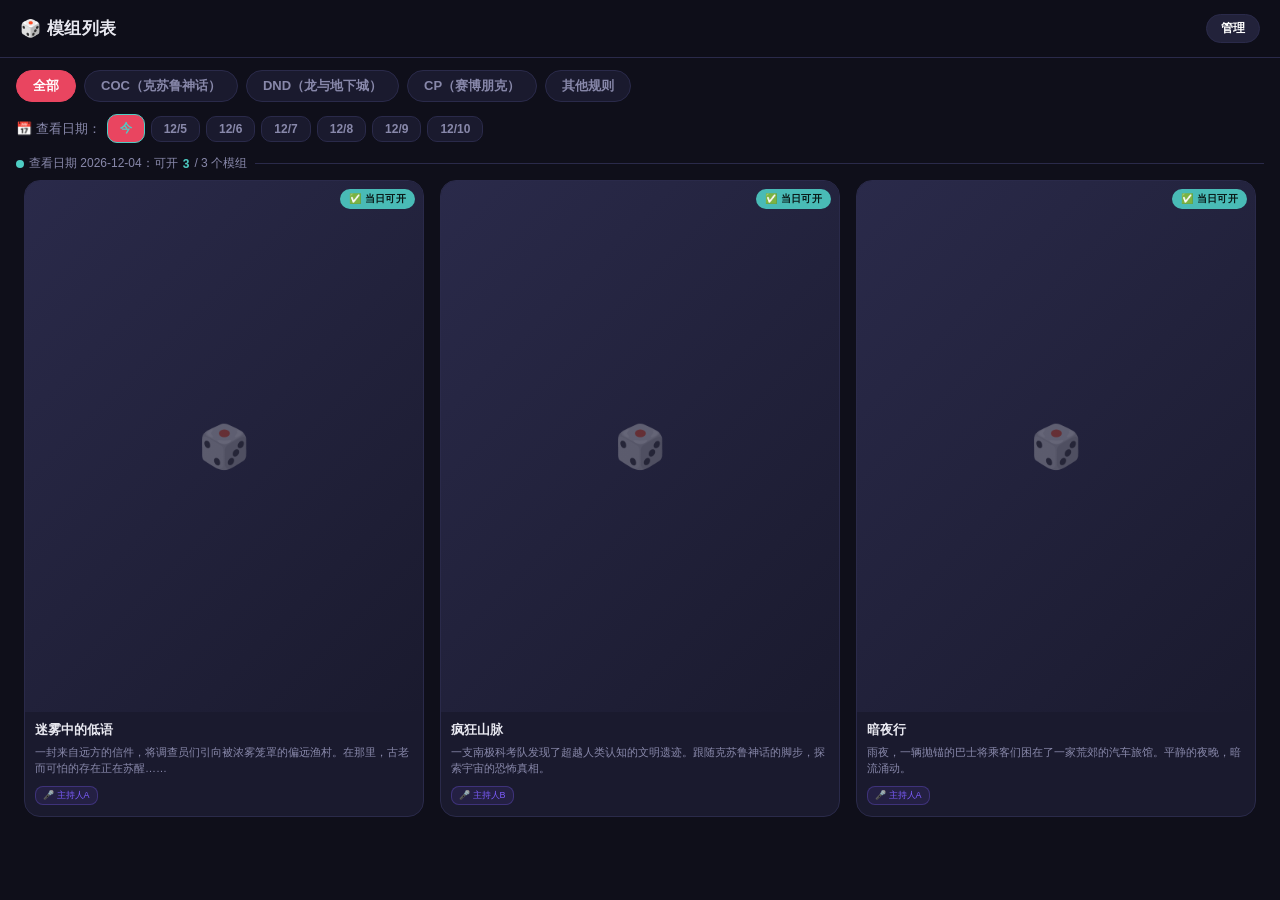
<file: index.html>
<!DOCTYPE html>
<html lang="zh-CN">
<head>
  <meta charset="UTF-8">
  <meta name="viewport" content="width=device-width, initial-scale=1.0, viewport-fit=cover, user-scalable=no, maximum-scale=1.0">
  <meta name="theme-color" content="#0f0f1a">
  <meta name="apple-mobile-web-app-capable" content="yes">
  <meta name="apple-mobile-web-app-status-bar-style" content="black-translucent">
  <title>今日模组 - 跑团店</title>
  <link rel="manifest" href="manifest.json">
  <link rel="stylesheet" href="style.css">
  <link rel="icon" href="data:image/svg+xml,<svg xmlns='http://www.w3.org/2000/svg' viewBox='0 0 100 100'><text y='.9em' font-size='90'>🎲</text></svg>">
</head>
<body>

  <!-- 顶部栏 -->
  <header class="top-bar">
    <h1>🎲 模组列表</h1>
    <a href="admin.html" class="badge-admin secondary">管理</a>
  </header>

  <!-- 分类筛选 -->
  <div class="category-bar" id="category-bar"></div>

  <!-- 小分类筛选（由JS动态生成） -->
  <div id="subcategory-container"></div>

  <!-- 日期选择 -->
  <div class="date-picker-bar" id="date-picker-bar">
    <span class="date-label">📅 查看日期：</span>
  </div>

  <!-- 统计摘要 -->
  <div style="padding:0 16px 8px; display:flex; align-items:center; gap:8px;">
    <div id="stat-today" style="font-size:12px; color:var(--text2); display:flex; align-items:center; gap:5px;">
      <span id="stat-dot" style="display:inline-block; width:8px; height:8px; border-radius:50%; background:var(--green);"></span>
      加载中…
    </div>
    <div style="flex:1; height:1px; background:var(--border);"></div>
  </div>

  <!-- 模组网格 -->
  <div id="module-grid" class="module-grid"></div>

  <div class="safe-bottom"></div>

  <!-- 模组详情弹窗 -->
  <div class="detail-modal" id="detail-modal">
    <div class="detail-card">
      <div class="detail-cover" id="detail-cover">
        <span class="cover-placeholder" id="detail-cover-placeholder">🎲</span>
      </div>
      <div class="detail-body">
        <div class="detail-name" id="detail-name"></div>
        <div class="detail-meta" id="detail-meta"></div>
        <div class="detail-intro" id="detail-intro"></div>
        <div class="detail-unavailable" id="detail-unavailable" style="display:none;"></div>
        <button class="detail-close" onclick="closeDetail()">关 闭</button>
      </div>
    </div>
  </div>

  <!-- Toast -->
  <div class="toast" id="toast"></div>

  <script src="data.js"></script>
  <script src="player.js"></script>
  <script>
    if ('serviceWorker' in navigator) {
      navigator.serviceWorker.register('sw.js');
    }
  </script>
</body>
</html>
</file>
<file: style.css>
/* ==================== 全局样式 ==================== */
*, *::before, *::after {
  box-sizing: border-box;
  margin: 0;
  padding: 0;
}

:root {
  --bg: #0f0f1a;
  --card: #1a1a2e;
  --card2: #22223a;
  --accent: #e94560;
  --accent2: #ff6b81;
  --text: #e8e8f0;
  --text2: #8888aa;
  --unavailable: #555577;
  --green: #4ecdc4;
  --yellow: #ffe66d;
  --border: #2a2a4a;
  --host-badge: #7c5cfc;
}

body {
  background: var(--bg);
  color: var(--text);
  font-family: -apple-system, BlinkMacSystemFont, 'PingFang SC', 'Hiragino Sans GB', 'Microsoft YaHei', sans-serif;
  min-height: 100vh;
  -webkit-tap-highlight-color: transparent;
}

/* ==================== 顶部导航 ==================== */
.top-bar {
  position: sticky;
  top: 0;
  z-index: 100;
  background: rgba(15, 15, 26, 0.95);
  backdrop-filter: blur(12px);
  -webkit-backdrop-filter: blur(12px);
  padding: 14px 20px;
  display: flex;
  align-items: center;
  justify-content: space-between;
  border-bottom: 1px solid var(--border);
}

.top-bar h1 {
  font-size: 17px;
  font-weight: 700;
  color: var(--text);
  letter-spacing: 0.5px;
}

.top-bar .badge-admin {
  font-size: 12px;
  padding: 5px 14px;
  background: var(--accent);
  color: #fff;
  border-radius: 20px;
  text-decoration: none;
  font-weight: 600;
  transition: all 0.2s;
  border: none;
  cursor: pointer;
  font-family: inherit;
}

.top-bar .badge-admin.secondary {
  background: var(--card2);
  border: 1px solid var(--border);
}

.top-bar .badge-admin:active {
  transform: scale(0.95);
  opacity: 0.8;
}

/* ==================== 分类筛选栏 ==================== */
.category-bar {
  display: flex;
  gap: 8px;
  padding: 12px 16px;
  overflow-x: auto;
  -webkit-overflow-scrolling: touch;
  scrollbar-width: none;
}

.category-bar::-webkit-scrollbar { display: none; }

.cat-chip {
  flex-shrink: 0;
  padding: 6px 16px;
  border-radius: 20px;
  font-size: 13px;
  font-weight: 600;
  background: var(--card);
  color: var(--text2);
  border: 1px solid var(--border);
  cursor: pointer;
  transition: all 0.2s;
  white-space: nowrap;
  font-family: inherit;
}

.cat-chip.active {
  background: var(--accent);
  color: #fff;
  border-color: var(--accent);
}

/* ==================== 日期选择器 ==================== */
.date-picker-bar {
  display: flex;
  align-items: center;
  gap: 6px;
  padding: 0 16px 12px;
}

.date-label {
  font-size: 13px;
  color: var(--text2);
  white-space: nowrap;
}

.date-btn {
  flex-shrink: 0;
  padding: 5px 12px;
  border-radius: 10px;
  font-size: 12px;
  font-weight: 600;
  background: var(--card);
  color: var(--text2);
  border: 1px solid var(--border);
  cursor: pointer;
  transition: all 0.2s;
  font-family: inherit;
}

.date-btn.active {
  background: var(--accent);
  color: #fff;
  border-color: var(--accent);
}

.date-btn.today {
  border-color: var(--green);
  color: var(--green);
}

/* ==================== 模组网格 ==================== */
.module-grid {
  padding: 0 16px 16px;
  display: grid;
  grid-template-columns: repeat(2, 1fr);
  gap: 14px;
}

.module-card {
  background: var(--card);
  border-radius: 16px;
  overflow: hidden;
  border: 1px solid var(--border);
  transition: all 0.25s;
  display: flex;
  flex-direction: column;
  position: relative;
}

.module-card:active {
  transform: scale(0.97);
}

.module-card.unavailable-selected {
  opacity: 0.5;
}

/* 封面 3:4 */
.card-cover {
  width: 100%;
  aspect-ratio: 3 / 4;
  background: linear-gradient(135deg, #2a2a4a 0%, #1a1a2e 100%);
  display: flex;
  align-items: center;
  justify-content: center;
  overflow: hidden;
  position: relative;
}

.card-cover img {
  width: 100%;
  height: 100%;
  object-fit: cover;
  display: block;
}

.card-cover .cover-placeholder {
  font-size: 42px;
  opacity: 0.3;
}

/* 状态标签 */
.status-badge {
  position: absolute;
  top: 8px;
  right: 8px;
  padding: 3px 9px;
  border-radius: 16px;
  font-size: 10px;
  font-weight: 700;
  letter-spacing: 0.3px;
  backdrop-filter: blur(6px);
}

.status-badge.available {
  background: rgba(78, 205, 196, 0.9);
  color: #0a1a18;
}

.status-badge.unavailable {
  background: rgba(85, 85, 119, 0.9);
  color: #ccc;
}

/* 不可用日期提示 */
.unavailable-dates {
  padding: 6px 10px;
  background: rgba(233, 69, 96, 0.08);
  border-top: 1px solid rgba(233, 69, 96, 0.15);
  font-size: 10px;
  color: var(--accent2);
  line-height: 1.5;
}

/* 卡片内容 */
.card-body {
  padding: 9px 10px 11px;
  display: flex;
  flex-direction: column;
  gap: 5px;
  flex: 1;
}

.card-name {
  font-size: 13px;
  font-weight: 700;
  color: var(--text);
  line-height: 1.4;
  display: -webkit-box;
  -webkit-line-clamp: 2;
  -webkit-box-orient: vertical;
  overflow: hidden;
}

.card-intro {
  font-size: 11px;
  color: var(--text2);
  line-height: 1.5;
  display: -webkit-box;
  -webkit-line-clamp: 2;
  -webkit-box-orient: vertical;
  overflow: hidden;
}

.card-tags {
  display: flex;
  flex-wrap: wrap;
  gap: 4px;
  margin-top: auto;
  padding-top: 4px;
}

.tag {
  font-size: 9px;
  padding: 2px 7px;
  background: var(--card2);
  color: var(--text2);
  border-radius: 8px;
  border: 1px solid var(--border);
}

/* ==================== 空状态 ==================== */
.empty-state {
  text-align: center;
  padding: 50px 20px;
  color: var(--text2);
  grid-column: 1 / -1;
}

.empty-state .icon {
  font-size: 56px;
  opacity: 0.3;
  margin-bottom: 14px;
}

.empty-state h3 {
  font-size: 15px;
  margin-bottom: 8px;
  color: var(--text);
}

.empty-state p {
  font-size: 12px;
  line-height: 1.7;
}

/* ==================== 底部安全区 ==================== */
.safe-bottom {
  height: max(env(safe-area-inset-bottom), 20px);
  grid-column: 1 / -1;
}

/* ==================== 玩家端详情弹窗 ==================== */
.detail-modal {
  display: none;
  position: fixed;
  inset: 0;
  z-index: 300;
  background: rgba(0,0,0,0.75);
  backdrop-filter: blur(6px);
  align-items: center;
  justify-content: center;
  padding: 20px;
}

.detail-modal.show {
  display: flex;
}

.detail-card {
  width: 100%;
  max-width: 400px;
  max-height: 85vh;
  overflow-y: auto;
  background: var(--card);
  border-radius: 20px;
  overflow: hidden;
  border: 1px solid var(--border);
}

.detail-cover {
  width: 100%;
  aspect-ratio: 3 / 4;
  background: var(--card2);
  display: flex;
  align-items: center;
  justify-content: center;
  overflow: hidden;
}

.detail-cover img {
  width: 100%;
  height: 100%;
  object-fit: cover;
}

.detail-cover .cover-placeholder {
  font-size: 64px;
  opacity: 0.3;
}

.detail-body {
  padding: 18px;
}

.detail-name {
  font-size: 20px;
  font-weight: 800;
  color: var(--text);
  margin-bottom: 10px;
}

.detail-meta {
  display: flex;
  flex-wrap: wrap;
  gap: 6px;
  margin-bottom: 14px;
}

.detail-intro {
  font-size: 14px;
  color: var(--text2);
  line-height: 1.8;
  margin-bottom: 14px;
  max-height: 35vh;
  overflow-y: auto;
  padding-right: 4px;
}

.detail-unavailable {
  background: rgba(233, 69, 96, 0.1);
  border: 1px solid rgba(233, 69, 96, 0.2);
  border-radius: 12px;
  padding: 12px 14px;
  margin-bottom: 14px;
}

.detail-unavailable h4 {
  font-size: 13px;
  color: var(--accent2);
  margin-bottom: 6px;
}

.detail-unavailable .date-tag {
  display: inline-block;
  padding: 2px 8px;
  background: rgba(233, 69, 96, 0.15);
  color: var(--accent2);
  border-radius: 6px;
  font-size: 11px;
  margin: 2px;
}

.detail-close {
  width: 100%;
  padding: 12px;
  background: var(--card2);
  border: 1px solid var(--border);
  border-radius: 12px;
  color: var(--text);
  font-size: 14px;
  font-weight: 600;
  cursor: pointer;
  font-family: inherit;
}

/* ==================== 管理端样式 ==================== */
.admin-header {
  background: linear-gradient(135deg, #1a1a2e 0%, #16213e 100%);
  padding: 24px 20px 20px;
  border-bottom: 1px solid var(--border);
}

.admin-header h1 {
  font-size: 22px;
  font-weight: 800;
  color: var(--text);
  margin-bottom: 4px;
}

.admin-header p {
  font-size: 13px;
  color: var(--text2);
}

.admin-section {
  padding: 16px;
}

.admin-section-title {
  font-size: 13px;
  font-weight: 700;
  color: var(--text2);
  text-transform: uppercase;
  letter-spacing: 1px;
  margin-bottom: 12px;
  display: flex;
  align-items: center;
  gap: 8px;
}

/* Tab 切换 */
.tabs {
  display: flex;
  background: var(--card);
  border-radius: 12px;
  padding: 4px;
  margin-bottom: 16px;
  border: 1px solid var(--border);
  overflow-x: auto;
}

.tab {
  flex: 1;
  min-width: 0;
  padding: 9px 4px;
  text-align: center;
  border-radius: 9px;
  font-size: 12px;
  font-weight: 600;
  cursor: pointer;
  color: var(--text2);
  transition: all 0.2s;
  border: none;
  background: transparent;
  font-family: inherit;
  white-space: nowrap;
}

.tab.active {
  background: var(--accent);
  color: #fff;
}

.tab-content {
  display: none;
}

.tab-content.active {
  display: block;
}

/* 表单 */
.form-group {
  margin-bottom: 16px;
}

.form-label {
  display: block;
  font-size: 13px;
  font-weight: 600;
  color: var(--text2);
  margin-bottom: 8px;
}

.form-input,
.form-textarea,
.form-select {
  width: 100%;
  background: var(--card);
  border: 1px solid var(--border);
  border-radius: 12px;
  padding: 11px 14px;
  color: var(--text);
  font-size: 14px;
  outline: none;
  transition: border-color 0.2s;
  font-family: inherit;
}

.form-input:focus,
.form-textarea:focus,
.form-select:focus {
  border-color: var(--accent);
}

.form-textarea {
  resize: vertical;
  min-height: 72px;
  line-height: 1.6;
}

.form-input::placeholder,
.form-textarea::placeholder {
  color: var(--text2);
  opacity: 0.5;
}

.form-select {
  appearance: none;
  background-image: url("data:image/svg+xml,%3Csvg xmlns='http://www.w3.org/2000/svg' width='12' height='8'%3E%3Cpath d='M1 1l5 5 5-5' stroke='%238888aa' stroke-width='2' fill='none'/%3E%3C/svg%3E");
  background-repeat: no-repeat;
  background-position: right 14px center;
  padding-right: 36px;
}

/* 图片上传 3:4 预览 */
.cover-upload {
  display: flex;
  flex-direction: column;
  align-items: center;
  justify-content: center;
  gap: 8px;
  border: 2px dashed var(--border);
  border-radius: 12px;
  padding: 20px;
  cursor: pointer;
  transition: all 0.2s;
  text-align: center;
  aspect-ratio: 3 / 4;
  max-height: 220px;
}

.cover-upload:active,
.cover-upload:hover {
  border-color: var(--accent);
  background: rgba(233, 69, 96, 0.05);
}

.cover-upload .upload-icon {
  font-size: 32px;
  opacity: 0.5;
}

.cover-upload .upload-text {
  font-size: 13px;
  color: var(--text2);
}

.cover-upload .upload-hint {
  font-size: 11px;
  color: var(--text2);
  opacity: 0.6;
}

.cover-preview {
  position: relative;
  border-radius: 12px;
  overflow: hidden;
  border: 1px solid var(--border);
  aspect-ratio: 3 / 4;
  max-height: 220px;
}

.cover-preview img {
  width: 100%;
  height: 100%;
  object-fit: cover;
  display: block;
}

.cover-preview .remove-cover {
  position: absolute;
  top: 8px;
  right: 8px;
  width: 28px;
  height: 28px;
  background: rgba(0,0,0,0.7);
  border-radius: 50%;
  display: flex;
  align-items: center;
  justify-content: center;
  cursor: pointer;
  font-size: 14px;
  color: #fff;
  border: none;
}

/* 按钮 */
.btn {
  display: block;
  width: 100%;
  padding: 13px;
  border-radius: 12px;
  font-size: 14px;
  font-weight: 700;
  border: none;
  cursor: pointer;
  transition: all 0.2s;
  font-family: inherit;
  text-align: center;
  text-decoration: none;
  line-height: 1.4;
}

.btn:active {
  transform: scale(0.97);
}

.btn-primary {
  background: var(--accent);
  color: #fff;
}

.btn-primary:active {
  background: #d03050;
}

.btn-secondary {
  background: var(--card2);
  color: var(--text);
  border: 1px solid var(--border);
}

.btn-ghost {
  background: transparent;
  color: var(--text2);
  font-size: 13px;
  padding: 8px;
  width: auto;
  display: inline;
}

.btn-danger {
  background: rgba(233, 69, 96, 0.15);
  color: var(--accent);
  border: 1px solid rgba(233, 69, 96, 0.3);
}

.btn-success {
  background: var(--green);
  color: #0a1a18;
}

.btn-group {
  display: flex;
  gap: 10px;
  margin-top: 10px;
}

.btn-group .btn {
  flex: 1;
}

/* 小按钮 */
.btn-sm {
  padding: 7px 14px;
  font-size: 12px;
  width: auto;
  display: inline-block;
}

/* 日历 */
.calendar {
  background: var(--card);
  border-radius: 14px;
  padding: 14px;
  border: 1px solid var(--border);
  margin-bottom: 12px;
}

.calendar-header {
  display: flex;
  align-items: center;
  justify-content: space-between;
  margin-bottom: 12px;
}

.calendar-header .month-label {
  font-size: 15px;
  font-weight: 700;
  color: var(--text);
}

.calendar-header button {
  width: 32px;
  height: 32px;
  border-radius: 8px;
  background: var(--card2);
  border: 1px solid var(--border);
  color: var(--text);
  font-size: 16px;
  cursor: pointer;
  display: flex;
  align-items: center;
  justify-content: center;
  font-family: inherit;
}

.calendar-grid {
  display: grid;
  grid-template-columns: repeat(7, 1fr);
  gap: 4px;
  text-align: center;
}

.calendar-grid .day-name {
  font-size: 10px;
  color: var(--text2);
  padding: 4px 0;
  font-weight: 600;
}

.calendar-grid .day-cell {
  aspect-ratio: 1;
  display: flex;
  align-items: center;
  justify-content: center;
  border-radius: 8px;
  font-size: 12px;
  font-weight: 600;
  cursor: pointer;
  transition: all 0.15s;
  color: var(--text);
  border: 1px solid transparent;
}

.calendar-grid .day-cell.today {
  border-color: var(--green);
  color: var(--green);
}

.calendar-grid .day-cell.booked {
  background: rgba(233, 69, 96, 0.2);
  color: var(--accent2);
  border-color: rgba(233, 69, 96, 0.3);
}

.calendar-grid .day-cell.selected {
  background: var(--accent);
  color: #fff;
  border-color: var(--accent);
}

.calendar-grid .day-cell:active {
  transform: scale(0.9);
}

.calendar-grid .day-cell.empty {
  cursor: default;
}

.calendar-legend {
  display: flex;
  gap: 14px;
  justify-content: center;
  margin-top: 10px;
  font-size: 11px;
  color: var(--text2);
}

.calendar-legend span::before {
  content: '';
  display: inline-block;
  width: 10px;
  height: 10px;
  border-radius: 3px;
  margin-right: 4px;
  vertical-align: middle;
}

.calendar-legend .legend-today::before { background: var(--green); }
.calendar-legend .legend-booked::before { background: rgba(233,69,96,0.3); border:1px solid rgba(233,69,96,0.5); }
.calendar-legend .legend-selected::before { background: var(--accent); }

/* 列表项 */
.list-item {
  background: var(--card);
  border-radius: 14px;
  padding: 14px;
  margin-bottom: 10px;
  border: 1px solid var(--border);
  display: flex;
  gap: 12px;
  align-items: center;
}

.list-item-thumb {
  width: 56px;
  height: 42px;
  border-radius: 8px;
  background: var(--card2);
  overflow: hidden;
  flex-shrink: 0;
  display: flex;
  align-items: center;
  justify-content: center;
  font-size: 18px;
  opacity: 0.4;
}

.list-item-thumb img {
  width: 100%;
  height: 100%;
  object-fit: cover;
}

.list-item-info {
  flex: 1;
  min-width: 0;
}

.list-item-name {
  font-size: 14px;
  font-weight: 600;
  color: var(--text);
  white-space: nowrap;
  overflow: hidden;
  text-overflow: ellipsis;
}

.list-item-meta {
  font-size: 11px;
  color: var(--text2);
  margin-top: 2px;
}

.list-item-host {
  display: inline-block;
  padding: 1px 7px;
  background: rgba(124, 92, 252, 0.15);
  color: var(--host-badge);
  border-radius: 6px;
  font-size: 10px;
  margin-left: 4px;
}

.list-item-actions {
  display: flex;
  gap: 6px;
  flex-shrink: 0;
}

.icon-btn {
  width: 32px;
  height: 32px;
  border-radius: 8px;
  background: var(--card2);
  border: 1px solid var(--border);
  display: flex;
  align-items: center;
  justify-content: center;
  cursor: pointer;
  font-size: 14px;
  color: var(--text2);
  transition: all 0.2s;
  font-family: inherit;
}

.icon-btn:active {
  transform: scale(0.9);
}

.icon-btn.danger {
  color: var(--accent);
  background: rgba(233, 69, 96, 0.1);
  border-color: rgba(233, 69, 96, 0.3);
}

/* 登录界面 */
.login-screen {
  min-height: 100vh;
  display: flex;
  align-items: center;
  justify-content: center;
  padding: 24px;
}

.login-box {
  width: 100%;
  max-width: 360px;
  background: var(--card);
  border-radius: 20px;
  padding: 32px 24px;
  border: 1px solid var(--border);
}

.login-box h2 {
  font-size: 22px;
  font-weight: 800;
  text-align: center;
  margin-bottom: 6px;
}

.login-box .login-sub {
  text-align: center;
  font-size: 13px;
  color: var(--text2);
  margin-bottom: 24px;
}

.login-error {
  background: rgba(233,69,96,0.1);
  border: 1px solid rgba(233,69,96,0.3);
  color: var(--accent2);
  padding: 8px 12px;
  border-radius: 10px;
  font-size: 13px;
  margin-bottom: 12px;
  display: none;
}

/* 管理员列表项 */
.admin-item {
  background: var(--card);
  border-radius: 12px;
  padding: 12px 14px;
  margin-bottom: 8px;
  border: 1px solid var(--border);
  display: flex;
  align-items: center;
  justify-content: space-between;
}

.admin-item .admin-info {
  display: flex;
  align-items: center;
  gap: 10px;
}

.admin-item .admin-role {
  font-size: 10px;
  padding: 2px 8px;
  border-radius: 6px;
  font-weight: 700;
}

.admin-item .admin-role.super {
  background: rgba(233,69,96,0.15);
  color: var(--accent);
}

.admin-item .admin-role.normal {
  background: rgba(78,205,196,0.15);
  color: var(--green);
}

/* 分类管理标签 */
.cat-manage-item {
  background: var(--card);
  border-radius: 12px;
  padding: 12px 14px;
  margin-bottom: 8px;
  border: 1px solid var(--border);
  display: flex;
  align-items: center;
  justify-content: space-between;
}

.cat-manage-item .cat-color {
  width: 12px;
  height: 12px;
  border-radius: 4px;
  margin-right: 10px;
  flex-shrink: 0;
}

/* Toast 提示 */
.toast {
  position: fixed;
  bottom: 40px;
  left: 50%;
  transform: translateX(-50%) translateY(100px);
  background: rgba(30, 30, 50, 0.95);
  color: var(--text);
  padding: 12px 24px;
  border-radius: 30px;
  font-size: 14px;
  font-weight: 600;
  z-index: 9999;
  opacity: 0;
  transition: all 0.35s cubic-bezier(0.4, 0, 0.2, 1);
  pointer-events: none;
  border: 1px solid var(--border);
  white-space: nowrap;
  max-width: 90vw;
  text-align: center;
}

.toast.show {
  transform: translateX(-50%) translateY(0);
  opacity: 1;
}

/* 确认弹窗 */
.confirm-overlay {
  display: none;
  position: fixed;
  inset: 0;
  z-index: 400;
  background: rgba(0,0,0,0.7);
  backdrop-filter: blur(4px);
  align-items: center;
  justify-content: center;
  padding: 20px;
}

.confirm-overlay.show {
  display: flex;
}

.confirm-box {
  width: 100%;
  max-width: 320px;
  background: var(--card);
  border-radius: 18px;
  padding: 24px;
  border: 1px solid var(--border);
  text-align: center;
}

.confirm-box h3 {
  font-size: 16px;
  margin-bottom: 8px;
}

.confirm-box p {
  font-size: 13px;
  color: var(--text2);
  margin-bottom: 18px;
  line-height: 1.6;
}

.confirm-actions {
  display: flex;
  gap: 10px;
}

.confirm-actions .btn {
  flex: 1;
  padding: 10px;
  font-size: 13px;
}

/* 今日可开选择 */
.module-select-item {
  display: flex;
  align-items: center;
  gap: 12px;
  padding: 14px 16px;
  background: var(--card);
  border-radius: 14px;
  margin-bottom: 10px;
  border: 1px solid var(--border);
  cursor: pointer;
  transition: all 0.2s;
}

.module-select-item:active {
  transform: scale(0.98);
}

.module-select-item.selected {
  border-color: var(--accent);
  background: rgba(233, 69, 96, 0.08);
}

.module-select-item .select-thumb {
  width: 56px;
  height: 42px;
  border-radius: 8px;
  background: var(--card2);
  overflow: hidden;
  display: flex;
  align-items: center;
  justify-content: center;
  flex-shrink: 0;
}

.module-select-item .select-thumb img {
  width: 100%;
  height: 100%;
  object-fit: cover;
}

.module-select-item .select-info {
  flex: 1;
  min-width: 0;
}

.module-select-item .select-name {
  font-size: 14px;
  font-weight: 600;
  color: var(--text);
  white-space: nowrap;
  overflow: hidden;
  text-overflow: ellipsis;
}

.module-select-item .select-host {
  font-size: 11px;
  color: var(--host-badge);
  margin-top: 2px;
}

.module-select-item .check-circle {
  width: 24px;
  height: 24px;
  border-radius: 50%;
  border: 2px solid var(--border);
  display: flex;
  align-items: center;
  justify-content: center;
  flex-shrink: 0;
  transition: all 0.2s;
  font-size: 14px;
  color: transparent;
}

.module-select-item.selected .check-circle {
  background: var(--accent);
  border-color: var(--accent);
  color: #fff;
}

/* ==================== 响应式 ==================== */
@media (min-width: 600px) {
  .module-grid {
    grid-template-columns: repeat(3, 1fr);
    gap: 16px;
    padding: 0 24px 20px;
  }
}

/* ==================== 小分类筛选栏 ==================== */
.subcategory-bar {
  display: flex;
  gap: 8px;
  padding: 0 16px 10px;
  overflow-x: auto;
  -webkit-overflow-scrolling: touch;
  scrollbar-width: none;
}
.subcategory-bar::-webkit-scrollbar { display: none; }
.sub-cat-chip {
  flex-shrink: 0;
  padding: 5px 14px;
  border-radius: 16px;
  font-size: 12px;
  font-weight: 600;
  background: var(--card2);
  color: var(--text2);
  border: 1px solid var(--border);
  cursor: pointer;
  transition: all 0.2s;
  white-space: nowrap;
  font-family: inherit;
}
.sub-cat-chip.active {
  background: var(--host-badge);
  color: #fff;
  border-color: var(--host-badge);
}

/* ==================== 主持人显示 ==================== */
.detail-hosts {
  display: flex;
  flex-wrap: wrap;
  gap: 5px;
  margin-bottom: 12px;
}
.host-badge-pill {
  display: inline-flex;
  align-items: center;
  gap: 4px;
  padding: 3px 10px;
  background: rgba(124, 92, 252, 0.15);
  color: var(--host-badge);
  border-radius: 20px;
  font-size: 11px;
  font-weight: 600;
}

/* ==================== 多主持人选择器 ==================== */
.host-check-list {
  display: flex;
  flex-direction: column;
  gap: 8px;
  margin-top: 4px;
}
.host-check-item {
  display: flex;
  align-items: center;
  gap: 10px;
  padding: 10px 14px;
  background: var(--card2);
  border-radius: 10px;
  border: 1px solid var(--border);
  cursor: pointer;
  transition: all 0.15s;
}
.host-check-item.selected {
  border-color: var(--host-badge);
  background: rgba(124, 92, 252, 0.1);
}
.host-check-item input[type="checkbox"] {
  width: 18px;
  height: 18px;
  accent-color: var(--host-badge);
  cursor: pointer;
}
.host-check-label {
  font-size: 14px;
  color: var(--text);
  font-weight: 600;
  flex: 1;
}
.host-check-hint {
  font-size: 11px;
  color: var(--text2);
  margin-top: 4px;
}

/* ==================== 公告弹窗 ==================== */
.announcement-overlay {
  display: none;
  position: fixed;
  inset: 0;
  z-index: 500;
  background: rgba(0,0,0,0.8);
  backdrop-filter: blur(8px);
  align-items: center;
  justify-content: center;
  padding: 20px;
}
.announcement-overlay.show { display: flex; }
.announcement-card {
  width: 100%;
  max-width: 380px;
  background: var(--card);
  border-radius: 20px;
  border: 1px solid var(--border);
  overflow: hidden;
}
.announcement-header {
  background: linear-gradient(135deg, #e94560, #ff6b81);
  padding: 16px 20px;
  display: flex;
  align-items: center;
  gap: 8px;
}
.announcement-header h3 {
  font-size: 16px;
  font-weight: 800;
  color: #fff;
}
.announcement-body {
  padding: 20px;
  max-height: 50vh;
  overflow-y: auto;
}
.announcement-item {
  background: var(--card2);
  border-radius: 12px;
  padding: 14px 16px;
  margin-bottom: 10px;
  border: 1px solid var(--border);
  font-size: 14px;
  color: var(--text);
  line-height: 1.7;
  white-space: pre-wrap;
}
.announcement-footer {
  padding: 0 20px 20px;
  display: flex;
  gap: 10px;
  flex-wrap: wrap;
}
.announcement-footer .btn {
  flex: 1;
  min-width: 80px;
}

/* ==================== 分类管理：小分类入口 ==================== */
.cat-with-sub {
  background: var(--card);
  border-radius: 12px;
  border: 1px solid var(--border);
  margin-bottom: 8px;
  overflow: hidden;
}
.cat-with-sub-header {
  display: flex;
  align-items: center;
  justify-content: space-between;
  padding: 12px 14px;
  cursor: pointer;
}
.cat-with-sub-header-left {
  display: flex;
  align-items: center;
  gap: 8px;
}
.cat-with-sub-name {
  font-size: 14px;
  font-weight: 600;
  color: var(--text);
}
.cat-with-sub-count {
  font-size: 11px;
  color: var(--text2);
  background: var(--card2);
  padding: 2px 8px;
  border-radius: 8px;
}
.cat-with-sub-body {
  display: none;
  padding: 0 14px 12px;
}
.cat-with-sub-body.open { display: block; }
.subcat-item {
  display: flex;
  align-items: center;
  justify-content: space-between;
  padding: 8px 0;
  border-bottom: 1px solid var(--border);
}
.subcat-item:last-child { border-bottom: none; }
.subcat-item-name {
  font-size: 13px;
  color: var(--text);
}
.subcat-add-row {
  display: flex;
  gap: 8px;
  margin-top: 10px;
}

/* ==================== 公告管理列表 ==================== */
.ann-item {
  background: var(--card);
  border-radius: 12px;
  border: 1px solid var(--border);
  margin-bottom: 10px;
  overflow: hidden;
}
.ann-item-header {
  display: flex;
  align-items: center;
  justify-content: space-between;
  padding: 12px 14px;
}
.ann-toggle {
  width: 40px;
  height: 22px;
  border-radius: 11px;
  background: var(--card2);
  border: 1px solid var(--border);
  position: relative;
  cursor: pointer;
  transition: all 0.2s;
  flex-shrink: 0;
}
.ann-toggle.on {
  background: var(--green);
  border-color: var(--green);
}
.ann-toggle::after {
  content: '';
  position: absolute;
  top: 2px;
  left: 2px;
  width: 16px;
  height: 16px;
  border-radius: 50%;
  background: #fff;
  transition: all 0.2s;
}
.ann-toggle.on::after {
  left: 20px;
}
.ann-item-text {
  padding: 0 14px 12px;
  font-size: 13px;
  color: var(--text2);
  line-height: 1.6;
  white-space: pre-wrap;
  max-height: 120px;
  overflow-y: auto;
}
</file>
